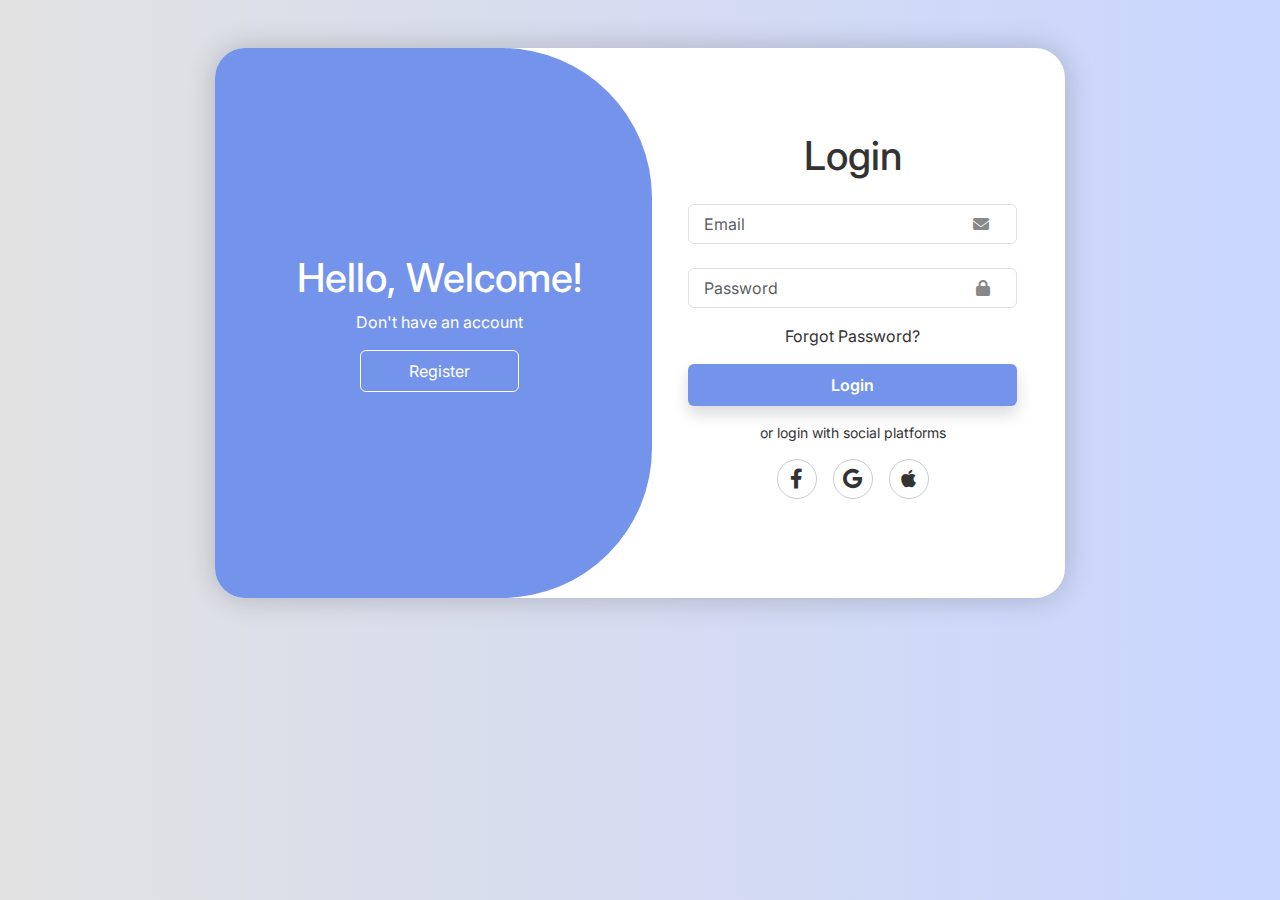
<file: index.html>
<!DOCTYPE html>
<html lang="en">
<head>
    <meta charset="UTF-8" />
    <meta name="viewport" content="width=device-width, initial-scale=1.0" />
    <!-- ~ Font Awesome -->
    <link rel="stylesheet" href="./css/all.min.css" />
    <!-- ~ Bootstrap css file -->
    <link rel="stylesheet" href="./css/bootstrap.min.css" />
    <!-- ~ Google Fonts - Inter -->
    <link rel="preconnect" href="https://fonts.googleapis.com" />
    <link rel="preconnect" href="https://fonts.gstatic.com" crossorigin />
    <link href="https://fonts.googleapis.com/css2?family=Inter:ital,opsz,wght@0,14..32,100..900;1,14..32,100..900&display=swap" rel="stylesheet" />
    <!-- ~ Main Style Sheet -->
    <link rel="stylesheet" href="./css/login.css" />
    <link rel="stylesheet" href="./css/mediaquery.css" />
    <title>Shopping Cart - Login</title>
</head>
<body>
    <section class="container my-5 mx-sm-0 mx-5 position-relative overflow-hidden bg-white content-box">
        <!-- login form -->
        <div class="position-absolute z-1 d-flex align-items-center text-center p-5 form-box login">
            <form id="login-form" class="w-100">
                <h2 class="fs-1 mb-4">Login</h2>
                <div class="form-group position-relative mb-4">
                    <input id="email" type="email" class="form-control" placeholder="Email"  />
                    <i class="fa-solid fa-envelope position-absolute top-50 translate-middle"></i>
                </div>
                <div class="form-group position-relative">
                    <input id="password" type="password" class="form-control" placeholder="Password"  />
                    <i class="fa-solid fa-lock position-absolute top-50 translate-middle"></i>
                </div>
                <div class="forgot-link my-3">
                    <a href="#">Forgot Password?</a>
                </div>
                <button type="submit" class="btn w-100 p-2 text-white shadow fw-semibold main-btn">Login</button>
                <p class="my-3">or login with social platforms</p>
                <ul class="social-icons d-flex justify-content-center">
                    <li class="icon"><a href="#"><i class="fa-brands fa-facebook-f"></i></a></li>
                    <li class="icon mx-3"><a href="#"><i class="fa-brands fa-google"></i></a></li>
                    <li class="icon"><a href="#"><i class="fa-brands fa-apple"></i></a></li>
                </ul>
            </form>
        </div>

        <!-- register form -->
        <div class="position-absolute z-1 d-flex align-items-center text-center p-5 form-box register">
            <form id="register-form" class="w-100">
                <h2 class="fs-1 mb-4">Register</h2>
                <div class="form-group position-relative mb-4">
                    <input type="text" class="form-control" placeholder="Username" required />
                    <i class="fa-solid fa-user position-absolute top-50 translate-middle-y"></i>
                </div>
                <div class="form-group position-relative mb-4">
                    <input type="email"  class="form-control" placeholder="Email" required />
                    <i class="fa-solid fa-envelope position-absolute top-50 translate-middle-y"></i>
                </div>
                <div class="form-group position-relative">
                    <input type="password" class="form-control" placeholder="Password" required />
                    <i class="fa-solid fa-lock position-absolute top-50 translate-middle-y"></i>
                </div>
                <button type="submit" class="btn w-100 p-2 text-white shadow fw-semibold mt-3 main-btn">Register</button>
                <p class="my-3">or register with social platforms</p>
                <ul class="social-icons d-flex justify-content-center">
                    <li class="icon"><a href="#"><i class="fa-brands fa-facebook-f"></i></a></li>
                    <li class="icon mx-3"><a href="#"><i class="fa-brands fa-google"></i></a></li>
                    <li class="icon"><a href="#"><i class="fa-brands fa-apple"></i></a></li>
                </ul>
            </form>
        </div>

        <!-- toggler -->
        <div class="toggle-box position-absolute w-100 h-100">
            <div class="toggle-panel toggle-left position-absolute z-2 d-flex flex-column justify-content-center align-items-center">
                <h2 class="h1 text-white">Hello, Welcome!</h2>
                <p class="mb-3 text-white">Don't have an account</p>
                <button class="btn register-btn text-white border-1 border-white px-5 py-2">Register</button>
            </div>

            <div class="toggle-panel toggle-right position-absolute z-2 d-flex flex-column justify-content-center align-items-center">
                <h2 class="h1 text-white">Welcome Back</h2>
                <p class="mb-3 text-white">Already have an account</p>
                <button class="btn login-btn text-white border-1 border-white px-5 py-2">Login</button>
            </div>
        </div>
    </section>

    <!-- ~ Bootstrap js file -->
    <script src="./js/bootstrap.bundle.min.js"></script>
    <!-- ~ Login Page JavaScript -->
    <script src="./js/login.js"></script>
</body>
</html>
</file>
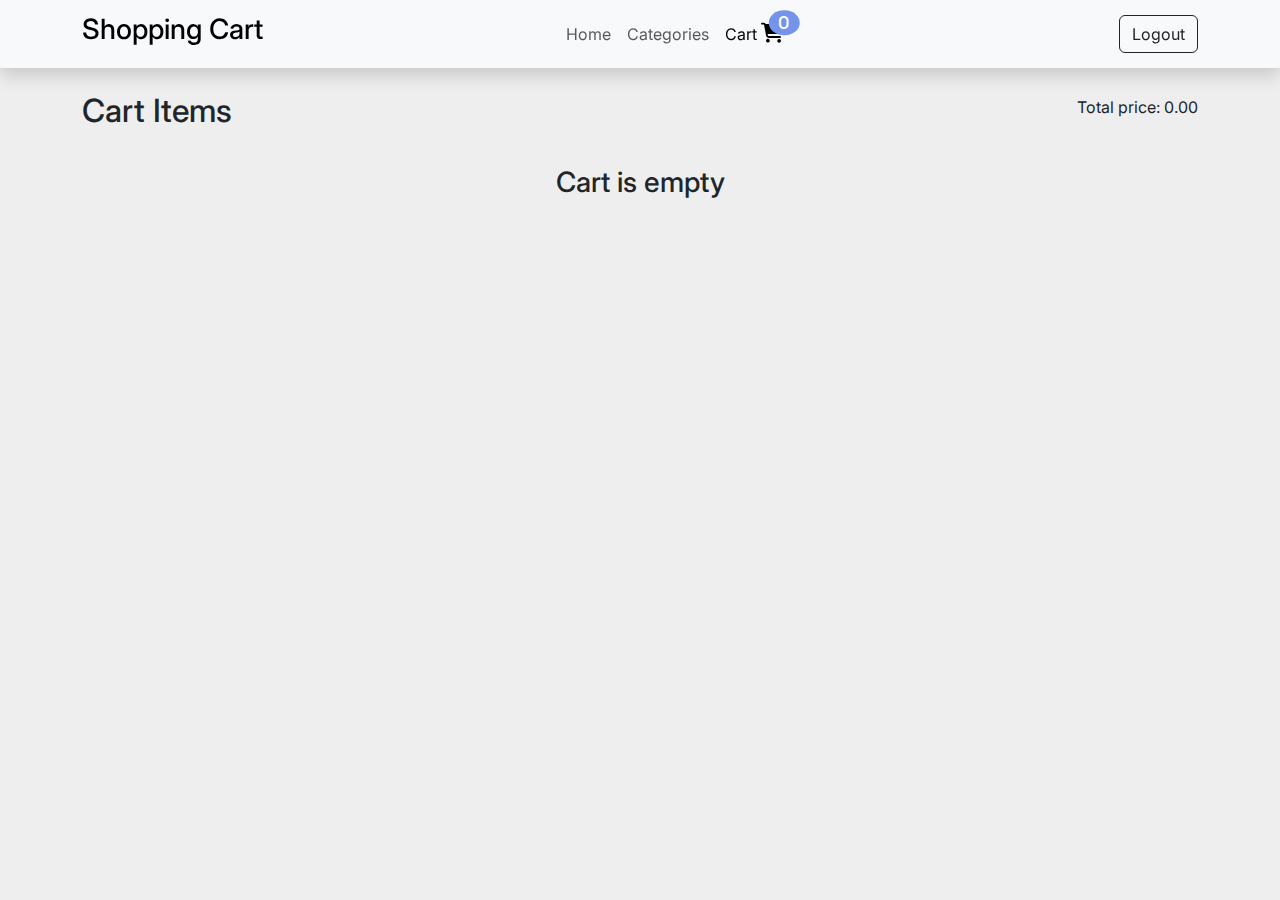
<file: cart.html>
<!DOCTYPE html>
<html lang="en">
<head>
    <meta charset="UTF-8" />
    <meta name="viewport" content="width=device-width, initial-scale=1.0" />
    <!-- ~ Font Awesome -->
    <link rel="stylesheet" href="./css/all.min.css" />
    <!-- ~ Bootstrap css file -->
    <link rel="stylesheet" href="./css/bootstrap.min.css" />
    <!-- ~ Google Fonts - Inter -->
    <link rel="preconnect" href="https://fonts.googleapis.com" />
    <link rel="preconnect" href="https://fonts.gstatic.com" crossorigin />
    <link href="https://fonts.googleapis.com/css2?family=Inter:ital,opsz,wght@0,14..32,100..900;1,14..32,100..900&display=swap" rel="stylesheet" />
    <!-- ~ Main Style Sheet -->
    <link rel="stylesheet" href="./css/main.css" />
    <title>Shopping Cart - Cart</title>
</head>
<body>
    <!-- nav -->
    <nav class="navbar navbar-expand-md fixed-top shadow navbar-light bg-light">
        <div class="container">
          <a class="navbar-brand" href="./home.html">
            <h1 class="h3">Shopping Cart</h1>
          </a>
          <button class="navbar-toggler" type="button" data-bs-toggle="collapse" data-bs-target="#navbarSupportedContent" aria-controls="navbarSupportedContent" aria-expanded="false" aria-label="Toggle navigation">
            <span class="navbar-toggler-icon"></span>
          </button>
          <div class="collapse navbar-collapse" id="navbarSupportedContent">
            <ul class="navbar-nav mx-auto mb-2 mb-lg-0">
              <li class="nav-item text-white">
                <a class="nav-link" aria-current="page" href="./home.html">Home</a>
              </li>
              <li class="nav-item">
                <a class="nav-link" href="#">Categories</a>
              </li>
              <li class="nav-item">
                <a class="nav-link active" href="./cart.html">Cart
                    <i class="fa-solid fa-cart-shopping position-relative fs-5">
                        <span class="badge position-absolute start-100 top-0 translate-middle rounded-circle bg-main">0</span>
                    </i>
                </a>
              </li>
            </ul>
            <a href="./index.html" class="btn btn-outline-dark ms-md-5">Logout</a>
          </div>
        </div>
    </nav>

    <!-- ^ cart items -->
    <header class="container mt-4">
        <div class="d-flex justify-content-between align-items-center">
            <h2>Cart Items</h2>
            <p>Total price: <span class="total-price">0.00</span></p>
        </div>
        <div class="row mt-1 gy-4" id="cart-items">
            <!-- items will be listed here -->
        </div>
    </header>

    <!-- ~ Bootstrap js file -->
    <script src="./js/bootstrap.bundle.min.js"></script>
    <!-- ~ cart Page js file -->
    <script src="./js/cart.js" type="module"></script>
</body>
</html>
</file>
<file: css/login.css>
/* global styles */
ul{
    list-style-type: none;
    padding-left: 0;
}
a{
    text-decoration: none;
    color: inherit;
}
body{
    font-family: "Inter", serif;
    background-image: linear-gradient(90deg, #e2e2e2, #c9d6ff);
    display: flex;
    justify-content: center;
    align-items: center;
}

/* utilities */
.icon{
    border: 1px solid #ccc;
    width: 40px;
    height: 40px;
    border-radius: 50%;
    font-size: 20px;
    display: flex;
    justify-content: center;
    align-items: center;
    color: #333;
    cursor: pointer;
    transition: background-color 0.3s, color 0.3s;
}
.icon:hover{
    background-color: #333;
    color: #fff;
}
.main-btn{
    background-color: #7494ec;
    transition: background-color 0.3s;
}
.main-btn:hover{
    background-color: #7494eceb;
}

/* login / register page styles */
.content-box{
    width: 850px;
    height: 550px;
    border-radius: 30px;
    box-shadow: 0 0 30px rgba(0, 0, 0, 0.2);
}
.form-box{
    color: #333;
    right: 0;
    width: 50%;
    height: 100%;
    transition: 0.5s ease-in-out 1s, visibility 0.3s 1s;
}
.content-box.active .form-box{
    right: 50%;
}
.form-box.register{
    visibility: hidden;
}
.content-box.active .form-box.register{
    visibility: visible;
}
.content-box.active .form-box.login{
    visibility: hidden;
}
.form-group input{
    padding: 7px 50px 7px 15px;
}
.form-group i{
    right: 20px;
    font-size: 16px;
    color: #888;
}
.form-group p{
    font-size: 10px;
    color: red;
    margin-top: 5px;
    margin-bottom: 0;
    text-align: left;
}
.forgot-link{
    color: #333;
}
.content-box button + p{
    font-size: 14px;
}

/* toggle box */
.toggle-box::before{
    content: "";
    position: absolute;
    width: 300%;
    height: 100%;
    left: -250%;
    z-index: 2;
    background-color: #7494ec;
    border-radius: 150px;
    transition: 1.5s ease-in-out;
}
.content-box.active .toggle-box::before{
    left: 50%;
}
.toggle-panel{
    width: 50%;
    height: 100%;
    transition: 0.5s ease-in-out;
}
.toggle-panel.toggle-left{
    left: 0;
    transition-delay: 1s;
}
.content-box.active .toggle-panel.toggle-left{
    left: -50%;
    transition-delay: 0.5s;
}
.toggle-panel.toggle-right{
    right: -50%;
    transition-delay: 0.5s;
}
.content-box.active .toggle-panel.toggle-panel.toggle-right{
    right: 0;
    transition-delay: 1s;
}
</file>
<file: css/mediaquery.css>
@media (max-width: 576px) { 
    .content-box{
        height: calc(100vh - (48px * 2));
    }
    .form-box{
        width: 100%;
        height: 70%;
        bottom: 0;
    }
    .content-box.active .form-box{
        right: 0;
        bottom: 30%;
    }
    .toggle-box::before{
        width: 100%;
        height: 300%;
        left: -12px;
        top: -270%;
    }
    .content-box.active .toggle-box::before{
        top: 70%;
        left: 0;
    }
    .toggle-panel{
        width: 100%;
        height: 30%;
    }
    .toggle-panel.toggle-left{
        top: 0;
    }
    .content-box.active .toggle-panel.toggle-left{
        left: 0;
        top: -30%;
    }
    .toggle-panel.toggle-right{
        right: 0;
        bottom: -30%;
    }
    .content-box.active .toggle-panel.toggle-right{
        bottom: 0;
    }
}
</file>
<file: css/main.css>
/* variables */
:root{
    --primary-color: #7494ec;
    --secondary-color: #eee;
}
/* global styles */
ul{
    list-style-type: none;
    padding-left: 0;
}
a{
    text-decoration: none;
    color: inherit;
}
body{
    font-family: "Inter", serif;
    background-color: var(--secondary-color);
}
/* utilities */
.bg-main{
    background-color: var(--primary-color);
}
.main-btn{
    background-color: var(--primary-color);
    color: #fff;
    padding: 7px 20px;
    border: 1px solid transparent;
    border-radius: 7px;
    transition: border 0.3s,  background-color 0.3s;
}
.main-btn:hover{
    border: 1px solid var(--primary-color);
    background-color: #fff;
    color: var(--primary-color);
}
.cursor-pointer{
    cursor: pointer;
}
/* header style */
header{
    padding-top: 68px;
}
header .card img{
    width: 100%;
    object-fit: cover;
}
header .card .stars span i{
    color: rgb(237, 237, 34);
}
</file>
